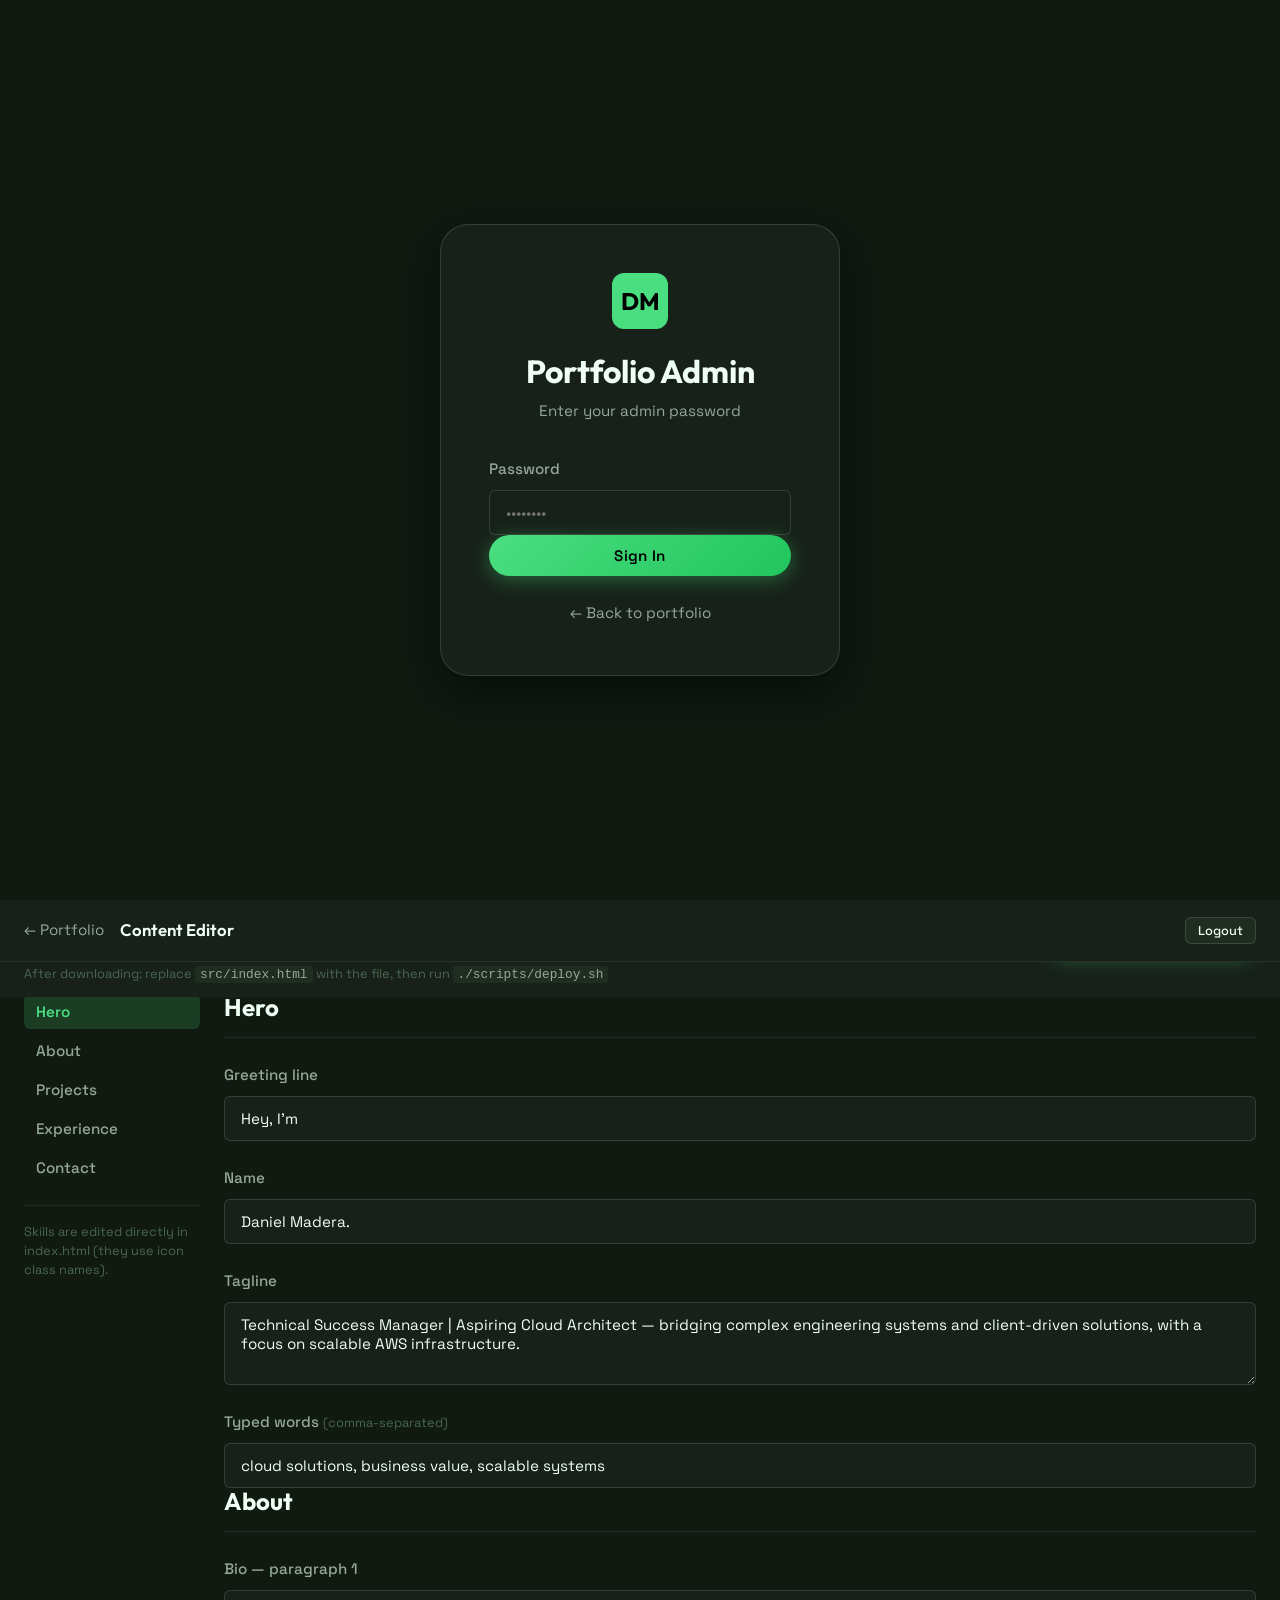
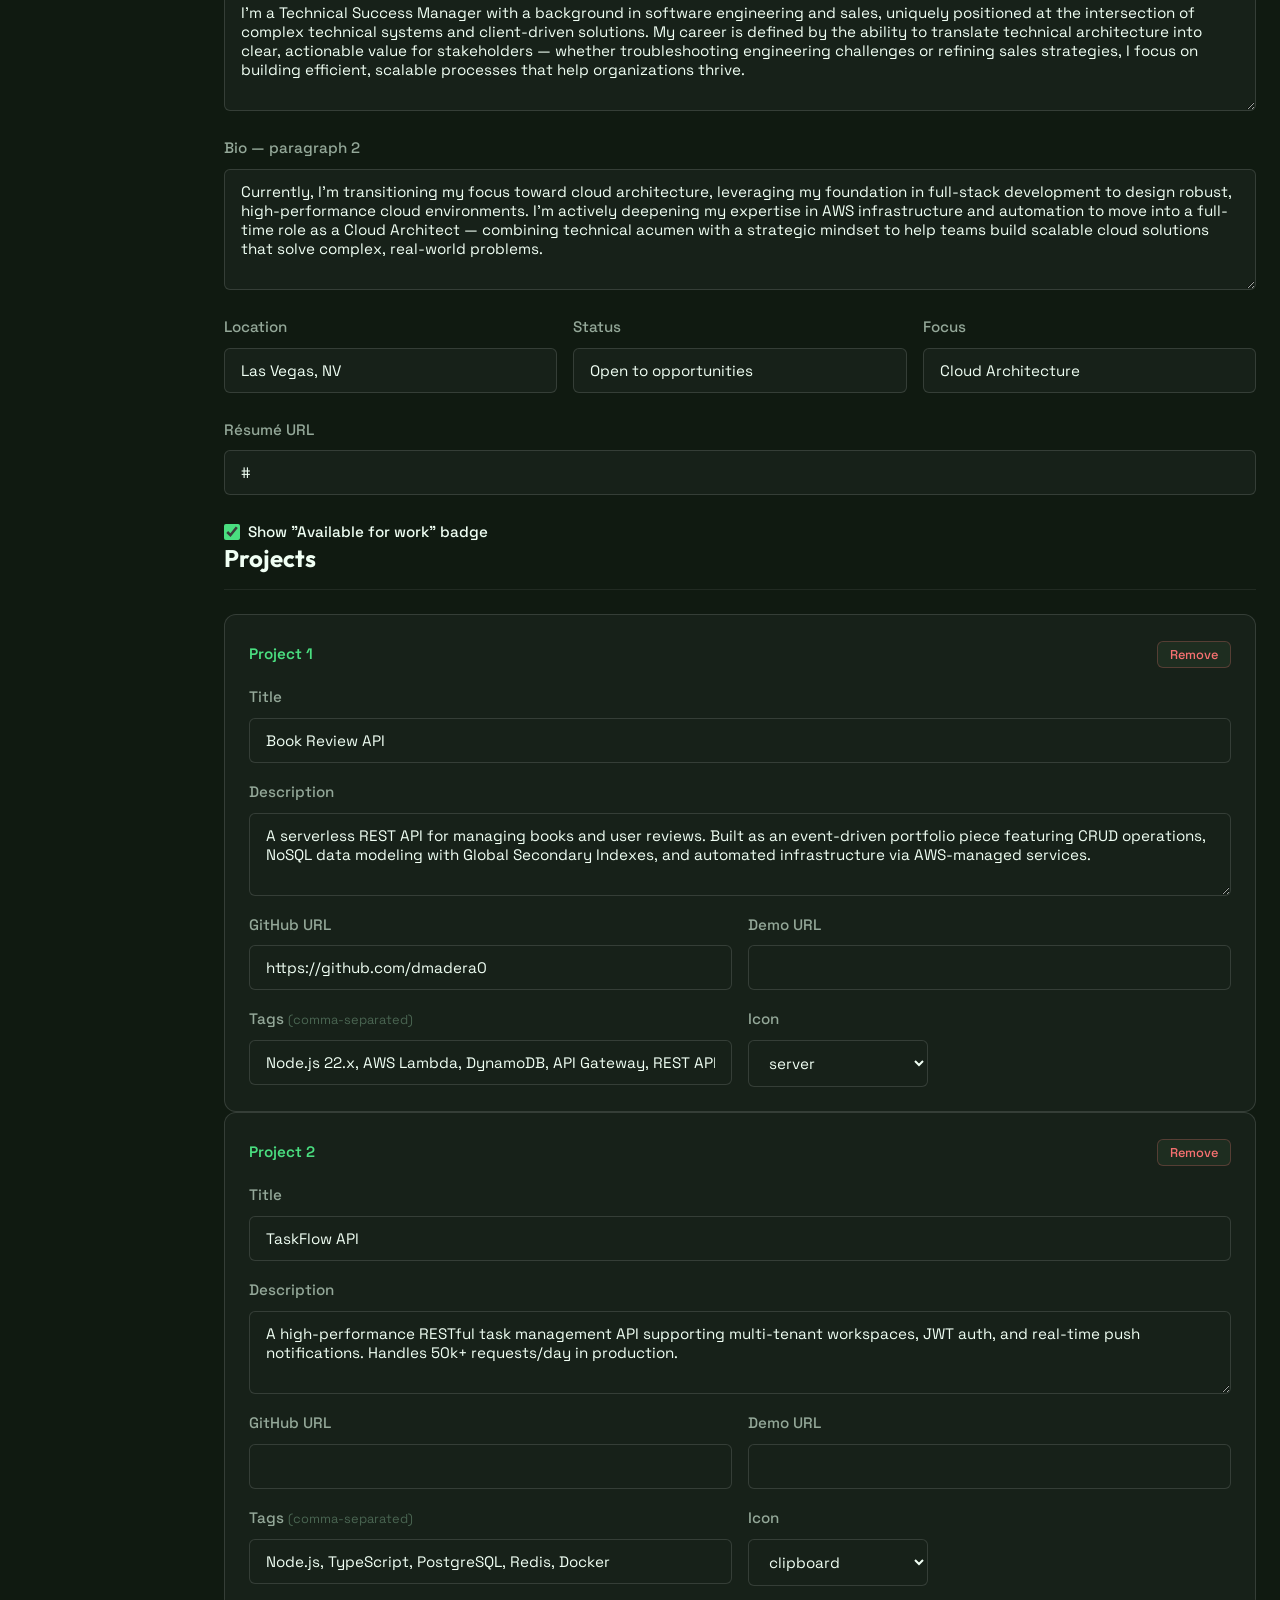
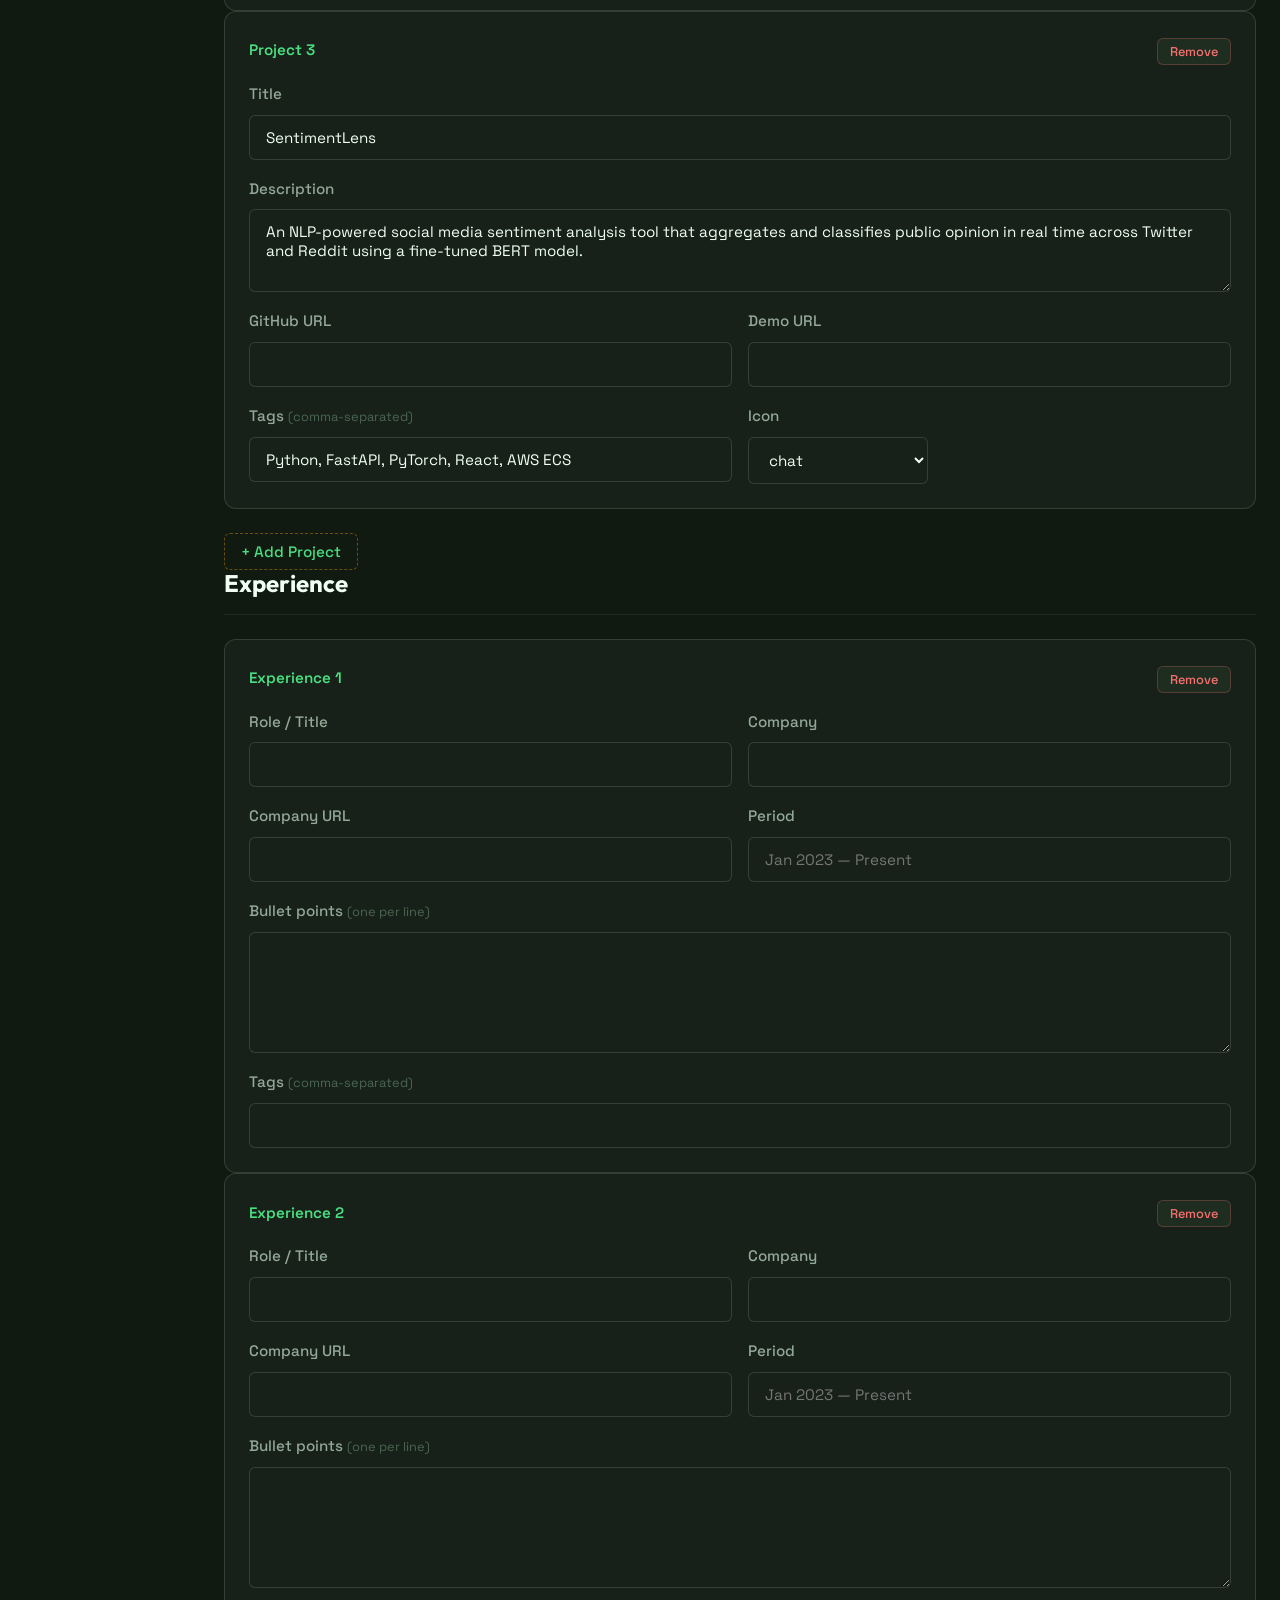
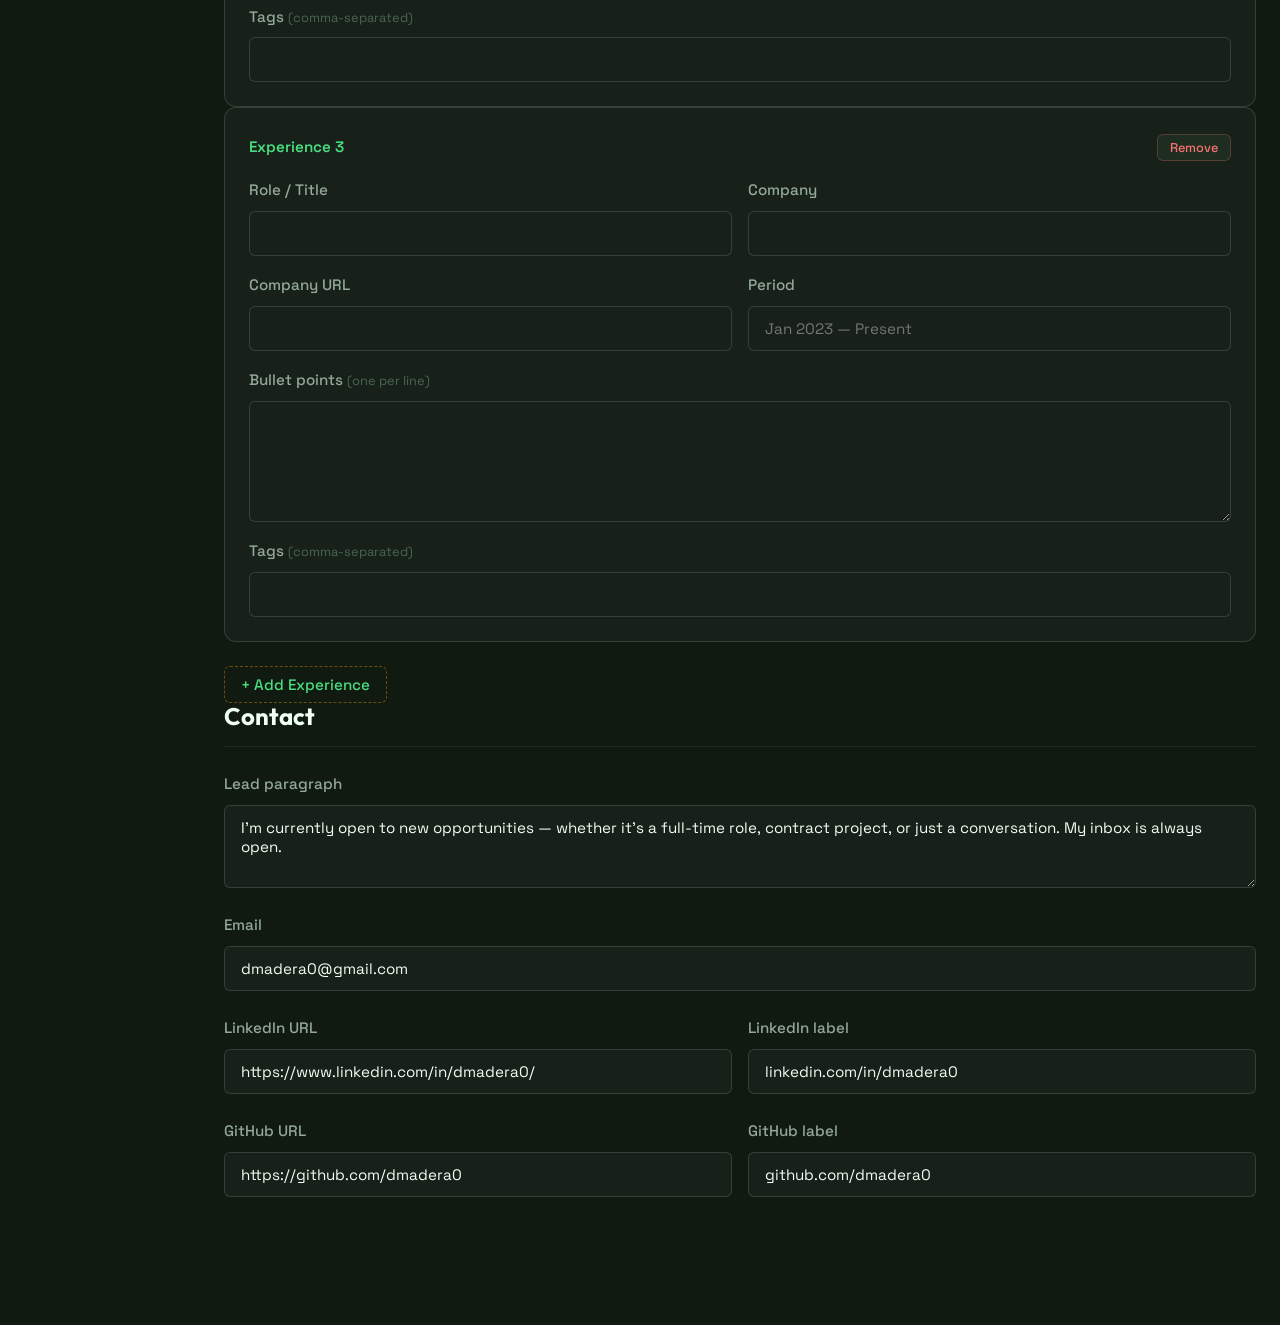
<file: src/admin.html>
<!DOCTYPE html>
<html lang="en">
  <head>
    <meta charset="UTF-8" />
    <meta name="viewport" content="width=device-width, initial-scale=1.0" />
    <title>Admin — Portfolio Editor</title>

    <link rel="preconnect" href="https://fonts.googleapis.com" />
    <link rel="preconnect" href="https://fonts.gstatic.com" crossorigin />
    <link
      href="https://fonts.googleapis.com/css2?family=Outfit:wght@400;500;600;700&family=Space+Grotesk:wght@300;400;500;600&display=swap"
      rel="stylesheet"
    />

    <link rel="stylesheet" href="css/styles.css" />
    <link rel="stylesheet" href="css/admin.css" />
  </head>

  <body>

    <!-- ─── LOGIN ───────────────────────────────────────────────────────── -->
    <div id="admin-login" class="admin-login">
      <div class="admin-login__card">
        <div class="admin-login__logo">DM</div>
        <h1 class="admin-login__title">Portfolio Admin</h1>
        <p id="login-subtitle" class="admin-login__subtitle">Enter your admin password</p>

        <form id="login-form" class="admin-login__form" novalidate>
          <div class="admin-field">
            <label for="password-input">Password</label>
            <input
              type="password"
              id="password-input"
              autocomplete="current-password"
              placeholder="••••••••"
              required
            />
          </div>
          <button type="submit" class="btn btn--primary btn--full">Sign In</button>
          <p class="admin-login__error" id="login-error" hidden></p>
        </form>

        <a href="index.html" class="admin-login__back">← Back to portfolio</a>
      </div>
    </div>

    <!-- ─── APP ─────────────────────────────────────────────────────────── -->
    <div id="admin-app" hidden>

      <header class="admin-header">
        <div class="admin-header__inner">
          <a href="index.html" class="admin-header__back">← Portfolio</a>
          <span class="admin-header__title">Content Editor</span>
          <button id="logout-btn" class="admin-btn admin-btn--sm">Logout</button>
        </div>
      </header>

      <div class="admin-layout">

        <!-- Sidebar tabs -->
        <nav class="admin-sidebar" aria-label="Section navigation">
          <button class="admin-tab active" data-tab="hero">Hero</button>
          <button class="admin-tab" data-tab="about">About</button>
          <button class="admin-tab" data-tab="projects">Projects</button>
          <button class="admin-tab" data-tab="experience">Experience</button>
          <button class="admin-tab" data-tab="contact">Contact</button>
          <hr class="admin-sidebar__divider" />
          <p class="admin-sidebar__note">Skills are edited directly in index.html (they use icon class names).</p>
        </nav>

        <!-- Editor -->
        <main class="admin-content">
          <form id="editor-form" novalidate>
            <div id="panel-hero"       class="admin-panel"></div>
            <div id="panel-about"      class="admin-panel" hidden></div>
            <div id="panel-projects"   class="admin-panel" hidden></div>
            <div id="panel-experience" class="admin-panel" hidden></div>
            <div id="panel-contact"    class="admin-panel" hidden></div>
          </form>
        </main>

      </div>

      <!-- Sticky action bar -->
      <footer class="admin-actions">
        <div class="admin-actions__inner">
          <div class="admin-actions__left">
            <button id="reset-btn" class="admin-btn admin-btn--danger">Reset to defaults</button>
          </div>
          <div class="admin-actions__right">
            <button id="save-btn" class="admin-btn">Save draft</button>
            <button id="download-btn" class="btn btn--primary">
              Download index.html
            </button>
          </div>
        </div>
        <p class="admin-actions__note">
          After downloading: replace <code>src/index.html</code> with the file, then run <code>./scripts/deploy.sh</code>
        </p>
      </footer>

    </div>

    <script src="js/admin.js"></script>
  </body>
</html>
</file>
<file: src/css/styles.css>
/* ============================================================
   PORTFOLIO — styles.css
   Dark-theme personal portfolio stylesheet
   Fonts: Outfit (headings) + Space Grotesk (body) via Google Fonts
   ============================================================ */

/* ─── 1. DESIGN TOKENS ────────────────────────────────────────────────────── */
:root {
  /* Color palette — Forest Ember: warm dark green */
  --clr-bg:          #101A11;      /* Deep forest green background          */
  --clr-surface:     #172119;      /* Card / panel backgrounds              */
  --clr-surface-2:   #1E2D20;      /* Hover / elevated surfaces             */
  --clr-border:      rgba(255,255,255,0.07); /* Subtle dividers             */
  --clr-border-2:    rgba(255,255,255,0.13); /* More visible borders        */

  /* Accent colors */
  --clr-accent:      #4ADE80;      /* Primary emerald green                 */
  --clr-accent-dim:  #22C55E;      /* Deeper green variant                  */
  --clr-accent-glow: rgba(74, 222, 128, 0.18);
  --clr-cyan:        #FBBF24;      /* Secondary warm amber highlight        */
  --clr-cyan-dim:    #F59E0B;

  /* Text */
  --clr-text:        #F0FFF4;      /* Soft mint-white primary text          */
  --clr-text-muted:  #94A899;      /* Muted sage secondary text             */
  --clr-text-faint:  #4A6552;      /* Very dim forest text                  */

  /* Semantic */
  --clr-success:     #4ade80;
  --clr-error:       #f87171;

  /* Typography */
  --font-heading:    'Outfit', sans-serif;
  --font-body:       'Space Grotesk', sans-serif;

  /* Font sizes — fluid scale using clamp() */
  --fs-xs:           clamp(0.7rem,  1vw,   0.8rem);
  --fs-sm:           clamp(0.85rem, 1.2vw, 0.95rem);
  --fs-base:         clamp(1rem,    1.4vw, 1.05rem);
  --fs-md:           clamp(1.1rem,  1.6vw, 1.2rem);
  --fs-lg:           clamp(1.25rem, 2vw,   1.5rem);
  --fs-xl:           clamp(1.5rem,  3vw,   2rem);
  --fs-2xl:          clamp(2rem,    4vw,   2.8rem);
  --fs-hero:         clamp(2.8rem,  7vw,   5.5rem);

  /* Spacing */
  --sp-1:   0.25rem;
  --sp-2:   0.5rem;
  --sp-3:   0.75rem;
  --sp-4:   1rem;
  --sp-5:   1.25rem;
  --sp-6:   1.5rem;
  --sp-8:   2rem;
  --sp-10:  2.5rem;
  --sp-12:  3rem;
  --sp-16:  4rem;
  --sp-20:  5rem;
  --sp-24:  6rem;
  --sp-32:  8rem;

  /* Layout */
  --container-max:   1200px;
  --container-pad:   clamp(1.25rem, 5vw, 3rem);
  --section-gap:     clamp(4rem, 7vw, 6rem);

  /* Borders */
  --radius-sm:  6px;
  --radius-md:  12px;
  --radius-lg:  20px;
  --radius-xl:  28px;
  --radius-full: 9999px;

  /* Shadows */
  --shadow-sm:   0 2px 8px rgba(0,0,0,.35);
  --shadow-md:   0 8px 24px rgba(0,0,0,.45);
  --shadow-lg:   0 16px 48px rgba(0,0,0,.55);
  --shadow-glow: 0 0 40px rgba(74,222,128,.15);

  /* Transitions */
  --ease:      cubic-bezier(0.22, 1, 0.36, 1);
  --ease-in:   cubic-bezier(0.55, 0, 1, 0.45);
  --t-fast:    150ms;
  --t-base:    300ms;
  --t-slow:    600ms;

  /* Nav height (used for scroll offset) */
  --nav-h: 72px;
}

/* ─── 2. RESET & BASE ──────────────────────────────────────────────────────── */
*, *::before, *::after {
  box-sizing: border-box;
  margin: 0;
  padding: 0;
}

html {
  scroll-behavior: smooth;
  /* Offset anchors so content isn't hidden under fixed nav */
  scroll-padding-top: calc(var(--nav-h) + 1rem);
  font-size: 16px;
  -webkit-text-size-adjust: 100%;
}

body {
  font-family: var(--font-body);
  font-size: var(--fs-base);
  background-color: var(--clr-bg);
  color: var(--clr-text);
  line-height: 1.7;
  overflow-x: hidden;
  -webkit-font-smoothing: antialiased;
  -moz-osx-font-smoothing: grayscale;
}

/* Accessible focus ring */
:focus-visible {
  outline: 2px solid var(--clr-accent);
  outline-offset: 3px;
  border-radius: var(--radius-sm);
}

/* Reduce motion for users who prefer it */
@media (prefers-reduced-motion: reduce) {
  *, *::before, *::after {
    animation-duration: 0.01ms !important;
    transition-duration: 0.01ms !important;
  }
  html { scroll-behavior: auto; }
}

a {
  color: inherit;
  text-decoration: none;
}

img, svg { display: block; }
ul { list-style: none; }

/* Selection color */
::selection {
  background: var(--clr-accent);
  color: #000;
}

/* ─── 3. LAYOUT UTILITIES ─────────────────────────────────────────────────── */
.container {
  width: 100%;
  max-width: var(--container-max);
  margin-inline: auto;
  padding-inline: var(--container-pad);
}

.section {
  padding-block: var(--section-gap);
}

/* ─── 4. TYPOGRAPHY ───────────────────────────────────────────────────────── */
h1, h2, h3, h4 {
  font-family: var(--font-heading);
  line-height: 1.15;
  font-weight: 700;
}

.section__header {
  margin-bottom: clamp(1.5rem, 3vw, 2.5rem);
}

.section__label {
  display: inline-block;
  font-size: var(--fs-xs);
  font-weight: 600;
  letter-spacing: 0.2em;
  text-transform: uppercase;
  color: var(--clr-accent);
  margin-bottom: var(--sp-3);
}

.section__title {
  font-size: var(--fs-2xl);
  font-weight: 800;
  background: linear-gradient(135deg, var(--clr-text) 40%, var(--clr-text-muted));
  -webkit-background-clip: text;
  -webkit-text-fill-color: transparent;
  background-clip: text;
}

/* ─── 5. BUTTONS ──────────────────────────────────────────────────────────── */
.btn {
  display: inline-flex;
  align-items: center;
  gap: var(--sp-2);
  padding: 0.75em 1.6em;
  border-radius: var(--radius-full);
  font-family: var(--font-body);
  font-size: var(--fs-sm);
  font-weight: 600;
  letter-spacing: 0.02em;
  cursor: pointer;
  border: none;
  transition: transform var(--t-base) var(--ease),
              box-shadow var(--t-base) var(--ease),
              background var(--t-base) var(--ease),
              color var(--t-base) var(--ease);
  white-space: nowrap;
}

.btn svg { width: 1em; height: 1em; flex-shrink: 0; }

.btn--primary {
  background: linear-gradient(135deg, var(--clr-accent), var(--clr-accent-dim));
  color: #000;
  box-shadow: 0 4px 20px rgba(74,222,128,.35);
}

.btn--primary:hover {
  transform: translateY(-2px);
  box-shadow: 0 8px 28px rgba(74,222,128,.5);
}

.btn--primary:active { transform: translateY(0); }

.btn--ghost {
  background: transparent;
  color: var(--clr-text);
  border: 1.5px solid var(--clr-border-2);
}

.btn--ghost:hover {
  border-color: var(--clr-accent);
  color: var(--clr-accent);
  transform: translateY(-2px);
}

.btn--outline {
  background: transparent;
  color: var(--clr-accent);
  border: 1.5px solid var(--clr-accent);
}

.btn--outline:hover {
  background: var(--clr-accent);
  color: #fff;
  transform: translateY(-2px);
}

.btn--full { width: 100%; justify-content: center; }

/* ─── 6. TAG CHIPS ────────────────────────────────────────────────────────── */
.tag {
  display: inline-block;
  padding: 0.2em 0.75em;
  background: rgba(74,222,128,.1);
  border: 1px solid rgba(74,222,128,.2);
  border-radius: var(--radius-full);
  font-size: var(--fs-xs);
  font-weight: 500;
  color: var(--clr-accent);
  letter-spacing: 0.02em;
}

.tag--sm {
  padding: 0.15em 0.6em;
  font-size: 0.7rem;
}

/* ─── 7. SCROLL REVEAL ────────────────────────────────────────────────────── */
.reveal {
  opacity: 0;
  transform: translateY(30px);
  transition: opacity var(--t-slow) var(--ease),
              transform var(--t-slow) var(--ease);
}

.reveal.visible {
  opacity: 1;
  transform: translateY(0);
}

/* Stagger children of a reveal container */
.reveal:nth-child(2) { transition-delay: 80ms; }
.reveal:nth-child(3) { transition-delay: 160ms; }
.reveal:nth-child(4) { transition-delay: 240ms; }

/* ─── 8. NAVIGATION ───────────────────────────────────────────────────────── */
.nav {
  position: fixed;
  top: 0;
  left: 0;
  right: 0;
  z-index: 100;
  height: var(--nav-h);
  /* Starts transparent, gains blur+bg on scroll via JS */
  transition: background var(--t-base) var(--ease),
              backdrop-filter var(--t-base) var(--ease),
              box-shadow var(--t-base) var(--ease);
}

.nav.scrolled {
  background: rgba(14, 24, 15, 0.88);
  backdrop-filter: blur(16px) saturate(1.3);
  -webkit-backdrop-filter: blur(16px) saturate(1.3);
  box-shadow: 0 1px 0 var(--clr-border);
}

.nav__inner {
  display: flex;
  align-items: center;
  justify-content: space-between;
  height: 100%;
  max-width: var(--container-max);
  margin-inline: auto;
  padding-inline: var(--container-pad);
}

.nav__logo {
  font-family: var(--font-heading);
  font-weight: 800;
  font-size: var(--fs-lg);
  background: linear-gradient(135deg, var(--clr-accent), var(--clr-cyan));
  -webkit-background-clip: text;
  -webkit-text-fill-color: transparent;
  background-clip: text;
  letter-spacing: -0.02em;
}

.nav__links {
  display: flex;
  align-items: center;
  gap: var(--sp-6);
}

.nav__link {
  font-size: var(--fs-sm);
  font-weight: 500;
  color: var(--clr-text-muted);
  position: relative;
  transition: color var(--t-fast) var(--ease);
}

.nav__link::after {
  content: '';
  position: absolute;
  bottom: -3px;
  left: 0;
  width: 0;
  height: 1.5px;
  background: var(--clr-accent);
  transition: width var(--t-base) var(--ease);
}

.nav__link:hover,
.nav__link.active {
  color: var(--clr-text);
}

.nav__link:hover::after,
.nav__link.active::after {
  width: 100%;
}

.nav__link--cta {
  padding: 0.4em 1.1em;
  border: 1.5px solid var(--clr-accent);
  border-radius: var(--radius-full);
  color: var(--clr-accent) !important;
}

.nav__link--cta::after { display: none; }

.nav__link--cta:hover {
  background: var(--clr-accent);
  color: #000 !important;
}

/* Mobile hamburger */
.nav__hamburger {
  display: none;
  flex-direction: column;
  justify-content: center;
  gap: 5px;
  width: 36px;
  height: 36px;
  background: none;
  border: none;
  cursor: pointer;
  padding: 4px;
}

.nav__hamburger span {
  display: block;
  height: 2px;
  background: var(--clr-text);
  border-radius: 2px;
  transition: transform var(--t-base) var(--ease),
              opacity var(--t-base) var(--ease);
}

/* X state */
.nav__hamburger[aria-expanded="true"] span:nth-child(1) {
  transform: translateY(7px) rotate(45deg);
}
.nav__hamburger[aria-expanded="true"] span:nth-child(2) {
  opacity: 0;
  transform: scaleX(0);
}
.nav__hamburger[aria-expanded="true"] span:nth-child(3) {
  transform: translateY(-7px) rotate(-45deg);
}

/* ─── 9. HERO ─────────────────────────────────────────────────────────────── */
.hero {
  position: relative;
  min-height: 100svh;
  display: flex;
  align-items: center;
  overflow: hidden;
}

/* Canvas background — disabled, replaced with CSS noise pseudo-element */
/* .hero__canvas {
  position: absolute;
  inset: 0;
  width: 100%;
  height: 100%;
  opacity: 0.5;
} */

/* CSS noise/grain overlay — very subtle texture over the hero gradient */
.hero::after {
  content: '';
  position: absolute;
  inset: 0;
  pointer-events: none;
  opacity: 0.04;
  background-image: url("data:image/svg+xml,%3Csvg viewBox='0 0 256 256' xmlns='http://www.w3.org/2000/svg'%3E%3Cfilter id='noise'%3E%3CfeTurbulence type='fractalNoise' baseFrequency='0.9' numOctaves='4' stitchTiles='stitch'/%3E%3C/filter%3E%3Crect width='100%25' height='100%25' filter='url(%23noise)'/%3E%3C/svg%3E");
  background-size: 256px 256px;
  background-repeat: repeat;
  z-index: 1;
}

/* Gradient orbs */
.hero__orb {
  position: absolute;
  border-radius: 50%;
  filter: blur(90px);
  pointer-events: none;
  animation: orbFloat 8s ease-in-out infinite;
}

.hero__orb--1 {
  width: 500px;
  height: 500px;
  background: radial-gradient(circle, rgba(74,222,128,.22), transparent 70%);
  top: -10%;
  right: -5%;
  animation-delay: 0s;
}

.hero__orb--2 {
  width: 400px;
  height: 400px;
  background: radial-gradient(circle, rgba(251,191,36,.16), transparent 70%);
  bottom: 5%;
  left: -5%;
  animation-delay: -3s;
}

.hero__orb--3 {
  width: 300px;
  height: 300px;
  background: radial-gradient(circle, rgba(74,222,128,.10), transparent 70%);
  top: 40%;
  left: 40%;
  animation-delay: -5s;
}

@keyframes orbFloat {
  0%, 100% { transform: translate(0, 0) scale(1); }
  33%       { transform: translate(20px, -30px) scale(1.05); }
  66%       { transform: translate(-15px, 20px) scale(0.97); }
}

.hero__content {
  position: relative;
  z-index: 2;
  max-width: var(--container-max);
  width: 100%;
  margin-inline: auto;
  padding-inline: var(--container-pad);
  padding-top: var(--nav-h);
  display: grid;
  grid-template-columns: 1fr 1fr;
  gap: clamp(2rem, 5vw, 5rem);
  align-items: center;
}

.hero__text {
  display: flex;
  flex-direction: column;
}

/* ─── Hero visual (right column) ─────────────────────────────────────────── */
.hero__visual {
  display: flex;
  flex-direction: column;
  gap: var(--sp-4);
}

.hero__terminal {
  background: var(--clr-surface);
  border: 1px solid var(--clr-border-2);
  border-radius: var(--radius-lg);
  overflow: hidden;
  box-shadow: var(--shadow-lg), 0 0 60px rgba(74,222,128,.08);
  animation: termFloat 6s ease-in-out infinite;
}

@keyframes termFloat {
  0%, 100% { transform: translateY(0); }
  50%       { transform: translateY(-10px); }
}

.hero__terminal-bar {
  display: flex;
  align-items: center;
  gap: var(--sp-2);
  background: var(--clr-surface-2);
  padding: var(--sp-3) var(--sp-4);
  border-bottom: 1px solid var(--clr-border);
}

.hero__terminal-dot {
  width: 12px;
  height: 12px;
  border-radius: 50%;
}
.hero__terminal-dot--red    { background: #FF5F57; }
.hero__terminal-dot--yellow { background: #FEBC2E; }
.hero__terminal-dot--green  { background: #28C840; }

.hero__terminal-filename {
  margin-left: var(--sp-3);
  font-size: var(--fs-xs);
  color: var(--clr-text-faint);
  font-family: monospace;
}

.hero__terminal-body {
  padding: var(--sp-6);
  font-family: 'Courier New', 'Monaco', monospace;
  font-size: clamp(0.78rem, 1.1vw, 0.9rem);
  line-height: 1.8;
  margin: 0;
  white-space: pre;
  overflow-x: auto;
}

/* Terminal syntax colours */
.tc-key   { color: var(--clr-cyan); }
.tc-str   { color: var(--clr-accent); }
.tc-brace { color: var(--clr-text-muted); }
.tc-punct { color: var(--clr-text-faint); }

.hero__stats {
  display: grid;
  grid-template-columns: repeat(3, 1fr);
  gap: var(--sp-3);
}

.hero__stat {
  background: var(--clr-surface);
  border: 1px solid var(--clr-border);
  border-radius: var(--radius-md);
  padding: var(--sp-4) var(--sp-3);
  text-align: center;
  display: flex;
  flex-direction: column;
  gap: var(--sp-1);
}

.hero__stat-num {
  font-family: var(--font-heading);
  font-size: var(--fs-xl);
  font-weight: 800;
  color: var(--clr-accent);
  line-height: 1;
}

.hero__stat-plus {
  font-size: var(--fs-md);
  color: var(--clr-cyan);
}

.hero__stat-label {
  font-size: var(--fs-xs);
  color: var(--clr-text-faint);
  font-weight: 500;
}

.hero__badges {
  display: flex;
  flex-wrap: wrap;
  gap: var(--sp-2);
}

.hero__badge {
  display: inline-flex;
  align-items: center;
  gap: var(--sp-2);
  padding: 0.3em 0.85em;
  background: var(--clr-surface);
  border: 1px solid var(--clr-border-2);
  border-radius: var(--radius-full);
  font-size: var(--fs-xs);
  color: var(--clr-text-muted);
  font-weight: 500;
}

.hero__badge--available {
  border-color: rgba(74,222,128,.35);
  color: var(--clr-accent);
  background: rgba(74,222,128,.08);
}

.hero__badge-dot {
  width: 7px;
  height: 7px;
  border-radius: 50%;
  background: var(--clr-accent);
  animation: pulseDot 2s ease-in-out infinite;
  flex-shrink: 0;
}

@keyframes pulseDot {
  0%, 100% { opacity: 1; transform: scale(1); }
  50%       { opacity: 0.5; transform: scale(0.7); }
}

.hero__greeting {
  font-size: var(--fs-md);
  color: var(--clr-accent);
  font-weight: 500;
  letter-spacing: 0.04em;
  margin-bottom: var(--sp-2);
  transition-delay: 100ms;
}

.hero__name {
  font-size: var(--fs-hero);
  font-weight: 800;
  line-height: 1.0;
  letter-spacing: -0.03em;
  background: linear-gradient(135deg, #fff 0%, var(--clr-text-muted) 100%);
  -webkit-background-clip: text;
  -webkit-text-fill-color: transparent;
  background-clip: text;
  margin-bottom: var(--sp-4);
  transition-delay: 200ms;
}

.hero__title {
  font-size: var(--fs-xl);
  font-weight: 500;
  color: var(--clr-text-muted);
  margin-bottom: var(--sp-6);
  transition-delay: 300ms;
  font-family: var(--font-body);
  line-height: 1.4;
}

.hero__title-highlight {
  color: var(--clr-cyan);
  font-weight: 600;
}

/* Blinking cursor for typing effect */
.cursor {
  display: inline-block;
  width: 2px;
  color: var(--clr-cyan);
  animation: blink 1s step-end infinite;
  font-weight: 300;
}

@keyframes blink {
  0%, 100% { opacity: 1; }
  50%       { opacity: 0; }
}

.hero__tagline {
  max-width: 600px;
  font-size: var(--fs-md);
  color: var(--clr-text-muted);
  line-height: 1.8;
  margin-bottom: var(--sp-10);
  transition-delay: 400ms;
}

.hero__cta {
  display: flex;
  gap: var(--sp-4);
  flex-wrap: wrap;
  transition-delay: 500ms;
}

/* Scroll indicator */
.hero__scroll {
  position: absolute;
  bottom: 2.5rem;
  left: var(--container-pad);
  grid-column: 1 / -1;
}

.hero__scroll-line {
  display: block;
  width: 2px;
  height: 60px;
  background: linear-gradient(to bottom, var(--clr-accent), transparent);
  margin-inline: auto;
  animation: scrollPulse 2s ease-in-out infinite;
}

@keyframes scrollPulse {
  0%, 100% { opacity: 0.3; transform: scaleY(1); transform-origin: top; }
  50%       { opacity: 1;   transform: scaleY(0.6); transform-origin: top; }
}

/* ─── 10. ABOUT ───────────────────────────────────────────────────────────── */
.about {
  background: var(--clr-surface);
  position: relative;
}

/* Subtle diagonal divider at top */
.about::before {
  content: '';
  position: absolute;
  top: -2px;
  left: 0;
  right: 0;
  height: 2px;
  background: linear-gradient(90deg, transparent, var(--clr-accent), transparent);
}

.about__grid {
  display: grid;
  grid-template-columns: 320px 1fr;
  gap: clamp(2.5rem, 6vw, 5rem);
  align-items: start;
}

/* Photo */
.about__photo-frame {
  position: relative;
}

.about__photo-img {
  width: 100%;
  aspect-ratio: 4 / 5;
  border-radius: var(--radius-xl);
  object-fit: cover;
  display: block;
}

/* Corner accent */
.about__photo-frame::before {
  content: '';
  position: absolute;
  inset: -4px;
  border-radius: calc(var(--radius-xl) + 4px);
  background: linear-gradient(135deg, var(--clr-accent), var(--clr-cyan), transparent 50%);
  z-index: -1;
  opacity: 0.6;
}

.about__photo-badge {
  position: absolute;
  bottom: 1rem;
  left: 50%;
  transform: translateX(-50%);
  background: rgba(74,222,128,.1);
  border: 1px solid rgba(74,222,128,.3);
  color: var(--clr-success);
  padding: 0.3em 0.9em;
  border-radius: var(--radius-full);
  font-size: var(--fs-xs);
  font-weight: 600;
  white-space: nowrap;
}

.about__bio {
  color: var(--clr-text-muted);
  margin-bottom: var(--sp-5);
  font-size: var(--fs-md);
  line-height: 1.85;
}

.about__stats {
  display: grid;
  grid-template-columns: repeat(4, 1fr);
  gap: var(--sp-3);
  margin-bottom: var(--sp-6);
  padding: var(--sp-5) var(--sp-6);
  background: var(--clr-surface-2);
  border-radius: var(--radius-lg);
  border: 1px solid var(--clr-border);
}

.about__stat-item {
  display: flex;
  flex-direction: column;
  align-items: center;
  text-align: center;
  gap: var(--sp-1);
}

.about__stat-num {
  font-family: var(--font-heading);
  font-size: var(--fs-xl);
  font-weight: 800;
  color: var(--clr-accent);
  line-height: 1;
}

.about__stat-label {
  font-size: var(--fs-xs);
  color: var(--clr-text-faint);
  font-weight: 500;
}

@media (max-width: 640px) {
  .about__stats { grid-template-columns: repeat(2, 1fr); }
}

.about__meta {
  display: grid;
  grid-template-columns: repeat(auto-fit, minmax(140px, 1fr));
  gap: var(--sp-4);
  margin-bottom: var(--sp-8);
  padding: var(--sp-6);
  background: var(--clr-surface-2);
  border-radius: var(--radius-lg);
  border: 1px solid var(--clr-border);
}

.about__meta-label {
  display: block;
  font-size: var(--fs-xs);
  text-transform: uppercase;
  letter-spacing: 0.1em;
  color: var(--clr-text-faint);
  margin-bottom: var(--sp-1);
}

.about__meta-value {
  font-weight: 600;
  font-size: var(--fs-sm);
  color: var(--clr-text);
}

.about__meta-value--available {
  color: var(--clr-success);
}

/* ─── 11. SKILLS ──────────────────────────────────────────────────────────── */
.skills {
  position: relative;
}

.skills__categories {
  display: grid;
  grid-template-columns: repeat(auto-fit, minmax(280px, 1fr));
  gap: var(--sp-8);
}

.skills__group-title {
  font-size: var(--fs-sm);
  font-weight: 600;
  letter-spacing: 0.08em;
  text-transform: uppercase;
  color: var(--clr-text-muted);
  margin-bottom: var(--sp-5);
  padding-bottom: var(--sp-3);
  border-bottom: 1px solid var(--clr-border);
}

.skills__grid {
  display: grid;
  grid-template-columns: repeat(auto-fill, minmax(100px, 1fr));
  gap: var(--sp-3);
}

.skill-card {
  display: flex;
  flex-direction: column;
  align-items: center;
  gap: var(--sp-2);
  padding: var(--sp-4) var(--sp-3);
  background: var(--clr-surface);
  border: 1px solid var(--clr-border);
  border-radius: var(--radius-md);
  transition: transform var(--t-base) var(--ease),
              border-color var(--t-base) var(--ease),
              box-shadow var(--t-base) var(--ease),
              background var(--t-base) var(--ease);
  cursor: default;
}

.skill-card:hover {
  transform: translateY(-4px);
  border-color: var(--clr-accent);
  box-shadow: var(--shadow-glow);
  background: var(--clr-surface-2);
}

.skill-card i {
  font-size: 2rem;
  line-height: 1;
}

.skill-card svg {
  width: 2rem;
  height: 2rem;
  color: var(--clr-accent);
}

.skill-card span {
  font-size: var(--fs-xs);
  font-weight: 500;
  color: var(--clr-text-muted);
  text-align: center;
}

/* ─── 12. PROJECTS ────────────────────────────────────────────────────────── */
.projects {
  background: var(--clr-surface);
  position: relative;
}

.projects::before {
  content: '';
  position: absolute;
  top: -2px;
  left: 0;
  right: 0;
  height: 2px;
  background: linear-gradient(90deg, transparent, var(--clr-cyan), transparent);
}

.projects__grid {
  display: grid;
  grid-template-columns: repeat(2, 1fr);
  gap: var(--sp-6);
  margin-bottom: var(--sp-12);
}

.project-card--featured {
  grid-column: 1 / -1;
  display: grid;
  grid-template-columns: 1fr 1fr;
  grid-template-rows: auto 1fr auto;
  gap: 0 var(--sp-8);
}

.project-card--featured .project-card__header {
  grid-column: 1 / -1;
}

.project-card--featured .project-card__title {
  grid-column: 1;
  align-self: start;
}

.project-card--featured .project-card__desc {
  grid-column: 1;
  font-size: var(--fs-base);
}

.project-card--featured .project-card__tags {
  grid-column: 1 / -1;
}

.project-card__featured-badge {
  display: inline-flex;
  align-items: center;
  padding: 0.2em 0.7em;
  background: rgba(74,222,128,.12);
  border: 1px solid rgba(74,222,128,.3);
  border-radius: var(--radius-full);
  font-size: var(--fs-xs);
  font-weight: 600;
  color: var(--clr-accent);
  letter-spacing: 0.06em;
  text-transform: uppercase;
}

.project-card {
  background: var(--clr-bg);
  border: 1px solid var(--clr-border);
  border-radius: var(--radius-xl);
  padding: var(--sp-8);
  display: flex;
  flex-direction: column;
  gap: var(--sp-4);
  transition: transform var(--t-slow) var(--ease),
              border-color var(--t-base) var(--ease),
              box-shadow var(--t-base) var(--ease);
  /* Each card slightly delayed */
}

.project-card:hover {
  transform: translateY(-6px);
  border-color: var(--clr-accent);
  box-shadow: var(--shadow-lg), var(--shadow-glow);
}

.project-card__header {
  display: flex;
  align-items: flex-start;
  justify-content: space-between;
}

.project-card__icon {
  width: 48px;
  height: 48px;
  border-radius: var(--radius-md);
  background: rgba(74,222,128,.1);
  border: 1px solid rgba(74,222,128,.2);
  display: flex;
  align-items: center;
  justify-content: center;
  color: var(--clr-accent);
  flex-shrink: 0;
}

.project-card__icon svg {
  width: 22px;
  height: 22px;
}

.project-card__links {
  display: flex;
  gap: var(--sp-3);
}

.project-card__link {
  display: flex;
  align-items: center;
  justify-content: center;
  width: 36px;
  height: 36px;
  border-radius: var(--radius-sm);
  color: var(--clr-text-muted);
  transition: color var(--t-fast), background var(--t-fast);
}

.project-card__link svg {
  width: 18px;
  height: 18px;
}

.project-card__link:hover {
  color: var(--clr-accent);
  background: rgba(74,222,128,.1);
}

.project-card__title {
  font-size: var(--fs-lg);
  font-weight: 700;
  color: var(--clr-text);
  line-height: 1.3;
}

.project-card__desc {
  color: var(--clr-text-muted);
  font-size: var(--fs-sm);
  line-height: 1.8;
  flex: 1;
}

.project-card__tags {
  display: flex;
  flex-wrap: wrap;
  gap: var(--sp-2);
  margin-top: auto;
}

.projects__more {
  text-align: center;
}

/* ─── 13. EXPERIENCE / TIMELINE ───────────────────────────────────────────── */
.timeline {
  position: relative;
  display: flex;
  flex-direction: column;
  gap: 0;
}

/* The vertical line */
.timeline::before {
  content: '';
  position: absolute;
  left: 11px;
  top: 12px;
  bottom: 12px;
  width: 2px;
  background: linear-gradient(to bottom, var(--clr-accent), var(--clr-cyan), transparent);
  border-radius: 2px;
}

.timeline__item {
  position: relative;
  padding-left: calc(var(--sp-8) + var(--sp-4));
  padding-bottom: var(--sp-10);
}

.timeline__item:last-child {
  padding-bottom: 0;
}

/* Dot on the line */
.timeline__marker {
  position: absolute;
  left: 4px;
  top: 12px;
  width: 16px;
  height: 16px;
  border-radius: 50%;
  background: var(--clr-accent);
  border: 3px solid var(--clr-bg);
  box-shadow: 0 0 0 2px var(--clr-accent), var(--shadow-glow);
  transition: transform var(--t-base) var(--ease);
  z-index: 1;
}

.timeline__item:hover .timeline__marker {
  transform: scale(1.3);
  background: var(--clr-cyan);
  box-shadow: 0 0 0 2px var(--clr-cyan), 0 0 20px rgba(251,191,36,.3);
}

.timeline__content {
  background: var(--clr-surface);
  border: 1px solid var(--clr-border);
  border-radius: var(--radius-lg);
  padding: var(--sp-8);
  max-width: 860px;
  transition: border-color var(--t-base) var(--ease),
              box-shadow var(--t-base) var(--ease);
}

.timeline__item:hover .timeline__content {
  border-color: var(--clr-border-2);
  box-shadow: var(--shadow-md);
}

.timeline__meta {
  display: flex;
  flex-wrap: wrap;
  align-items: baseline;
  gap: var(--sp-2) var(--sp-4);
  margin-bottom: var(--sp-5);
}

.timeline__role {
  font-size: var(--fs-lg);
  font-weight: 700;
  color: var(--clr-text);
}

.timeline__company {
  font-size: var(--fs-base);
  font-weight: 600;
  color: var(--clr-accent);
  transition: color var(--t-fast);
}

.timeline__company:hover { color: var(--clr-cyan); }

.timeline__period {
  font-size: var(--fs-xs);
  color: var(--clr-text-faint);
  font-weight: 500;
  letter-spacing: 0.04em;
  margin-left: auto;
}

.timeline__bullets {
  list-style: none;
  display: flex;
  flex-direction: column;
  gap: var(--sp-3);
  margin-bottom: var(--sp-5);
}

.timeline__bullets li {
  position: relative;
  padding-left: var(--sp-6);
  color: var(--clr-text-muted);
  font-size: var(--fs-sm);
  line-height: 1.75;
}

.timeline__bullets li::before {
  content: '▸';
  position: absolute;
  left: 0;
  color: var(--clr-accent);
  font-size: 0.75em;
  top: 0.2em;
}

.timeline__tags {
  display: flex;
  flex-wrap: wrap;
  gap: var(--sp-2);
}

/* ─── 14. CONTACT ─────────────────────────────────────────────────────────── */
.contact {
  background: var(--clr-surface);
  position: relative;
  overflow: hidden;
}

/* Big decorative text behind section */
.contact::before {
  content: '';
  position: absolute;
  top: -2px;
  left: 0;
  right: 0;
  height: 2px;
  background: linear-gradient(90deg, transparent, var(--clr-accent), transparent);
}

.contact__grid {
  display: grid;
  grid-template-columns: 1fr 1.2fr;
  gap: clamp(2.5rem, 6vw, 5rem);
  align-items: start;
}

.contact__lead {
  font-size: var(--fs-md);
  color: var(--clr-text-muted);
  line-height: 1.85;
  margin-bottom: var(--sp-8);
}

.contact__links {
  display: flex;
  flex-direction: column;
  gap: var(--sp-4);
}

.contact__link {
  display: flex;
  align-items: center;
  gap: var(--sp-4);
  padding: var(--sp-4) var(--sp-5);
  background: var(--clr-bg);
  border: 1px solid var(--clr-border);
  border-radius: var(--radius-md);
  color: var(--clr-text-muted);
  font-size: var(--fs-sm);
  font-weight: 500;
  transition: border-color var(--t-base) var(--ease),
              color var(--t-base) var(--ease),
              transform var(--t-base) var(--ease);
}

.contact__link:hover {
  border-color: var(--clr-accent);
  color: var(--clr-text);
  transform: translateX(6px);
}

.contact__link-icon {
  display: flex;
  align-items: center;
  justify-content: center;
  width: 36px;
  height: 36px;
  background: rgba(74,222,128,.1);
  border-radius: var(--radius-sm);
  flex-shrink: 0;
  color: var(--clr-accent);
}

.contact__link-icon svg {
  width: 18px;
  height: 18px;
}

/* Contact form */
.contact__form {
  background: var(--clr-bg);
  border: 1px solid var(--clr-border);
  border-radius: var(--radius-xl);
  padding: var(--sp-8);
  display: flex;
  flex-direction: column;
  gap: var(--sp-5);
}

.form__group {
  display: flex;
  flex-direction: column;
  gap: var(--sp-2);
}

.form__label {
  font-size: var(--fs-xs);
  font-weight: 600;
  letter-spacing: 0.06em;
  text-transform: uppercase;
  color: var(--clr-text-muted);
}

.form__input {
  width: 100%;
  padding: 0.75em 1em;
  background: var(--clr-surface);
  border: 1.5px solid var(--clr-border);
  border-radius: var(--radius-md);
  color: var(--clr-text);
  font-family: var(--font-body);
  font-size: var(--fs-base);
  outline: none;
  transition: border-color var(--t-base) var(--ease),
              box-shadow var(--t-base) var(--ease);
}

.form__input:focus {
  border-color: var(--clr-accent);
  box-shadow: 0 0 0 3px var(--clr-accent-glow);
}

.form__input::placeholder {
  color: var(--clr-text-faint);
}

.form__textarea {
  resize: vertical;
  min-height: 130px;
  font-family: var(--font-body);
  line-height: 1.6;
}

.form__note {
  font-size: var(--fs-xs);
  color: var(--clr-text-faint);
  line-height: 1.6;
  text-align: center;
}

.form__note a {
  color: var(--clr-accent);
}

.form__success[hidden] { display: none; }
.form__success {
  display: flex;
  align-items: center;
  gap: var(--sp-3);
  padding: var(--sp-6);
  background: rgba(74,222,128,.08);
  border: 1px solid rgba(74,222,128,.25);
  border-radius: var(--radius-md);
  color: var(--clr-accent);
  font-weight: 500;
  font-size: var(--fs-sm);
}

.form__success svg {
  width: 22px;
  height: 22px;
  flex-shrink: 0;
  color: var(--clr-accent);
}

/* ─── 15. FOOTER ──────────────────────────────────────────────────────────── */
.footer {
  border-top: 1px solid var(--clr-border);
  padding-block: var(--sp-8);
}

.footer__inner {
  display: flex;
  align-items: center;
  justify-content: space-between;
  flex-wrap: wrap;
  gap: var(--sp-4);
}

.footer__copy {
  font-size: var(--fs-xs);
  color: var(--clr-text-faint);
}

.footer__social {
  display: flex;
  gap: var(--sp-4);
}

.footer__social-link {
  display: flex;
  align-items: center;
  color: var(--clr-text-faint);
  transition: color var(--t-fast);
}

.footer__social-link svg {
  width: 18px;
  height: 18px;
}

.footer__social-link:hover { color: var(--clr-accent); }

/* ─── 16. RESPONSIVE ──────────────────────────────────────────────────────── */

/* Tablet */
@media (max-width: 900px) {
  .hero__content { grid-template-columns: 1fr; }
  .hero__visual { display: none; }

  .about__grid {
    grid-template-columns: 1fr;
  }

  .about__photo-frame {
    max-width: 260px;
    margin-inline: auto;
  }

  .contact__grid {
    grid-template-columns: 1fr;
  }

  .timeline__period {
    margin-left: 0;
    width: 100%;
  }
}

/* Mobile */
@media (max-width: 640px) {
  :root {
    --section-gap: clamp(3.5rem, 8vw, 5rem);
  }

  .nav__links {
    position: fixed;
    top: var(--nav-h);
    left: 0;
    right: 0;
    background: rgba(14, 24, 15, 0.97);
    backdrop-filter: blur(16px);
    -webkit-backdrop-filter: blur(16px);
    flex-direction: column;
    gap: 0;
    padding: var(--sp-4) 0 var(--sp-6);
    border-bottom: 1px solid var(--clr-border);

    /* Hide off-screen by default */
    transform: translateY(-120%);
    opacity: 0;
    pointer-events: none;
    transition: transform var(--t-base) var(--ease),
                opacity var(--t-base) var(--ease);
  }

  .nav__links.open {
    transform: translateY(0);
    opacity: 1;
    pointer-events: all;
  }

  .nav__links li {
    width: 100%;
    text-align: center;
  }

  .nav__link {
    display: block;
    padding: var(--sp-4) var(--container-pad);
    font-size: var(--fs-md);
  }

  .nav__link::after { display: none; }

  .nav__link--cta {
    margin: var(--sp-3) auto 0;
    width: max-content;
    display: inline-block;
  }

  .nav__hamburger { display: flex; }

  /* Hero tweaks */
  .hero__content { grid-template-columns: 1fr; }
  .hero__visual { display: none; }
  .hero__cta { flex-direction: column; width: 100%; }
  .hero__cta .btn { width: 100%; justify-content: center; }

  /* Projects: single column */
  .projects__grid { grid-template-columns: 1fr; }
  .project-card--featured { grid-template-columns: 1fr; gap: 0; }

  /* Skills: tighter grid */
  .skills__grid {
    grid-template-columns: repeat(3, 1fr);
  }

  /* Timeline: reset left padding, hide line on very small screens */
  .timeline::before { left: 0; }
  .timeline__marker { left: -7px; }
  .timeline__item { padding-left: var(--sp-6); }

  .footer__inner {
    flex-direction: column;
    text-align: center;
  }
}

/* ─── 17. SCROLLBAR STYLING ───────────────────────────────────────────────── */
::-webkit-scrollbar              { width: 6px; }
::-webkit-scrollbar-track        { background: var(--clr-bg); }
::-webkit-scrollbar-thumb        { background: var(--clr-border-2); border-radius: 3px; }
::-webkit-scrollbar-thumb:hover  { background: var(--clr-accent); }
</file>
<file: src/css/admin.css>
/* ─── Admin — layout & components ────────────────────────────────────────── */

/* Reset body for admin (styles.css sets padding/sections for portfolio) */
body {
  margin: 0;
  background: var(--clr-bg);
  color: var(--clr-text);
  font-family: var(--font-body);
  min-height: 100vh;
}

/* ─── Login screen ───────────────────────────────────────────────────────── */
.admin-login {
  display: flex;
  align-items: center;
  justify-content: center;
  min-height: 100vh;
  padding: var(--sp-8);
}

.admin-login__card {
  background: var(--clr-surface);
  border: 1px solid var(--clr-border-2);
  border-radius: var(--radius-xl);
  padding: clamp(2rem, 5vw, 3rem);
  width: 100%;
  max-width: 400px;
  text-align: center;
  box-shadow: var(--shadow-lg);
}

.admin-login__logo {
  display: inline-flex;
  align-items: center;
  justify-content: center;
  width: 56px;
  height: 56px;
  border-radius: var(--radius-md);
  background: var(--clr-accent);
  color: #000;
  font-family: var(--font-heading);
  font-weight: 700;
  font-size: var(--fs-lg);
  margin-bottom: var(--sp-6);
}

.admin-login__title {
  font-family: var(--font-heading);
  font-size: var(--fs-xl);
  font-weight: 700;
  margin: 0 0 var(--sp-2);
}

.admin-login__subtitle {
  color: var(--clr-text-muted);
  font-size: var(--fs-sm);
  margin: 0 0 var(--sp-8);
}

.admin-login__form {
  text-align: left;
}

.admin-login__error {
  color: var(--clr-error);
  font-size: var(--fs-sm);
  text-align: center;
  margin-top: var(--sp-4);
}

.admin-login__back {
  display: inline-block;
  margin-top: var(--sp-6);
  color: var(--clr-text-muted);
  font-size: var(--fs-sm);
  text-decoration: none;
  transition: color 0.2s;
}

.admin-login__back:hover {
  color: var(--clr-text);
}

/* ─── App shell ──────────────────────────────────────────────────────────── */
#admin-app {
  display: flex;
  flex-direction: column;
  min-height: 100vh;
}

/* ─── Header ─────────────────────────────────────────────────────────────── */
.admin-header {
  position: sticky;
  top: 0;
  z-index: 100;
  background: var(--clr-surface);
  border-bottom: 1px solid var(--clr-border);
  padding: var(--sp-4) var(--sp-6);
}

.admin-header__inner {
  max-width: 1400px;
  margin: 0 auto;
  display: flex;
  align-items: center;
  gap: var(--sp-4);
}

.admin-header__back {
  color: var(--clr-text-muted);
  text-decoration: none;
  font-size: var(--fs-sm);
  transition: color 0.2s;
  white-space: nowrap;
}

.admin-header__back:hover { color: var(--clr-text); }

.admin-header__title {
  flex: 1;
  font-family: var(--font-heading);
  font-weight: 600;
  font-size: var(--fs-base);
  margin: 0;
}

/* ─── Layout ─────────────────────────────────────────────────────────────── */
.admin-layout {
  flex: 1;
  display: grid;
  grid-template-columns: 200px 1fr;
  max-width: 1400px;
  width: 100%;
  margin: 0 auto;
  gap: 0;
  padding: var(--sp-8) var(--sp-6);
  align-items: start;
}

@media (max-width: 700px) {
  .admin-layout {
    grid-template-columns: 1fr;
    padding: var(--sp-4);
  }
}

/* ─── Sidebar ────────────────────────────────────────────────────────────── */
.admin-sidebar {
  position: sticky;
  top: 73px;
  display: flex;
  flex-direction: column;
  gap: var(--sp-1);
  padding-right: var(--sp-6);
}

.admin-sidebar__divider {
  border: none;
  border-top: 1px solid var(--clr-border);
  margin: var(--sp-4) 0 var(--sp-3);
}

.admin-sidebar__note {
  font-size: var(--fs-xs);
  color: var(--clr-text-faint);
  line-height: 1.5;
  margin: 0;
}

@media (max-width: 700px) {
  .admin-sidebar {
    position: static;
    flex-direction: row;
    flex-wrap: wrap;
    padding-right: 0;
    padding-bottom: var(--sp-4);
    gap: var(--sp-2);
  }
  .admin-sidebar__divider,
  .admin-sidebar__note { display: none; }
}

/* ─── Tab buttons ────────────────────────────────────────────────────────── */
.admin-tab {
  background: none;
  border: none;
  color: var(--clr-text-muted);
  font-family: var(--font-body);
  font-size: var(--fs-sm);
  font-weight: 500;
  padding: var(--sp-2) var(--sp-3);
  border-radius: var(--radius-sm);
  cursor: pointer;
  text-align: left;
  transition: background 0.15s, color 0.15s;
}

.admin-tab:hover {
  background: var(--clr-surface-2);
  color: var(--clr-text);
}

.admin-tab.active {
  background: var(--clr-accent-glow);
  color: var(--clr-accent);
  font-weight: 600;
}

/* ─── Content area ───────────────────────────────────────────────────────── */
.admin-content {
  min-width: 0;
}

/* ─── Panel ──────────────────────────────────────────────────────────────── */
.admin-panel {
  display: flex;
  flex-direction: column;
  gap: var(--sp-6);
}

.admin-panel__title {
  font-family: var(--font-heading);
  font-size: var(--fs-lg);
  font-weight: 700;
  margin: 0;
  padding-bottom: var(--sp-4);
  border-bottom: 1px solid var(--clr-border);
}

/* ─── Form fields ────────────────────────────────────────────────────────── */
.admin-field {
  display: flex;
  flex-direction: column;
  gap: var(--sp-2);
}

.admin-field label {
  font-size: var(--fs-sm);
  font-weight: 500;
  color: var(--clr-text-muted);
}

.admin-field input,
.admin-field textarea,
.admin-field select {
  background: var(--clr-surface);
  border: 1px solid var(--clr-border-2);
  border-radius: var(--radius-sm);
  color: var(--clr-text);
  font-family: var(--font-body);
  font-size: var(--fs-sm);
  padding: var(--sp-3) var(--sp-4);
  transition: border-color 0.2s, box-shadow 0.2s;
  width: 100%;
  box-sizing: border-box;
  resize: vertical;
}

.admin-field input:focus,
.admin-field textarea:focus,
.admin-field select:focus {
  outline: none;
  border-color: var(--clr-accent);
  box-shadow: 0 0 0 3px var(--clr-accent-glow);
}

.admin-field select {
  cursor: pointer;
}

.admin-field--inline {
  flex-direction: row;
  align-items: center;
  gap: var(--sp-2);
}

.admin-field--inline label {
  display: flex;
  align-items: center;
  gap: var(--sp-2);
  cursor: pointer;
  color: var(--clr-text);
}

.admin-field--inline input[type="checkbox"] {
  width: 16px;
  height: 16px;
  flex-shrink: 0;
  accent-color: var(--clr-accent);
}

.admin-field--sm { max-width: 180px; }

.admin-row {
  display: grid;
  grid-template-columns: repeat(auto-fit, minmax(200px, 1fr));
  gap: var(--sp-4);
}

.admin-hint {
  font-weight: 400;
  color: var(--clr-text-faint);
  font-size: var(--fs-xs);
}

/* ─── Cards (projects / experience) ─────────────────────────────────────── */
.admin-card {
  background: var(--clr-surface);
  border: 1px solid var(--clr-border-2);
  border-radius: var(--radius-md);
  padding: var(--sp-6);
  display: flex;
  flex-direction: column;
  gap: var(--sp-4);
}

.admin-card__header {
  display: flex;
  align-items: center;
  justify-content: space-between;
}

.admin-card__num {
  font-size: var(--fs-sm);
  font-weight: 600;
  color: var(--clr-accent);
}

/* ─── Buttons ────────────────────────────────────────────────────────────── */
.admin-btn {
  background: var(--clr-surface-2);
  border: 1px solid var(--clr-border-2);
  border-radius: var(--radius-sm);
  color: var(--clr-text);
  cursor: pointer;
  font-family: var(--font-body);
  font-size: var(--fs-sm);
  font-weight: 500;
  padding: var(--sp-2) var(--sp-4);
  transition: background 0.15s, color 0.15s;
  white-space: nowrap;
}

.admin-btn:hover {
  background: var(--clr-border-2);
}

.admin-btn--sm {
  padding: var(--sp-1) var(--sp-3);
  font-size: var(--fs-xs);
}

.admin-btn--danger {
  color: var(--clr-error);
  border-color: rgba(248, 113, 113, 0.25);
}

.admin-btn--danger:hover {
  background: rgba(248, 113, 113, 0.1);
}

.admin-btn--add {
  align-self: flex-start;
  border-style: dashed;
  color: var(--clr-accent);
  border-color: rgba(245, 158, 11, 0.4);
  background: transparent;
}

.admin-btn--add:hover {
  background: var(--clr-accent-glow);
}

/* ─── Action bar ─────────────────────────────────────────────────────────── */
.admin-actions {
  position: sticky;
  bottom: 0;
  background: var(--clr-surface);
  border-top: 1px solid var(--clr-border);
  padding: var(--sp-3) var(--sp-6);
}

.admin-actions__inner {
  max-width: 1400px;
  margin: 0 auto;
  display: flex;
  align-items: center;
  justify-content: space-between;
  gap: var(--sp-4);
}

.admin-actions__right {
  display: flex;
  align-items: center;
  gap: var(--sp-3);
}

.admin-actions__note {
  max-width: 1400px;
  margin: var(--sp-2) auto 0;
  font-size: var(--fs-xs);
  color: var(--clr-text-faint);
}

.admin-actions__note code {
  font-family: monospace;
  background: var(--clr-surface-2);
  padding: 1px 5px;
  border-radius: 3px;
  color: var(--clr-text-muted);
}

/* ─── Toast ──────────────────────────────────────────────────────────────── */
.admin-toast {
  position: fixed;
  bottom: 80px;
  left: 50%;
  transform: translateX(-50%) translateY(12px);
  background: var(--clr-text);
  color: var(--clr-bg);
  font-size: var(--fs-sm);
  font-weight: 500;
  padding: var(--sp-3) var(--sp-6);
  border-radius: var(--radius-full);
  opacity: 0;
  transition: opacity 0.2s, transform 0.2s;
  pointer-events: none;
  white-space: nowrap;
  z-index: 999;
}

.admin-toast--visible {
  opacity: 1;
  transform: translateX(-50%) translateY(0);
}
</file>
